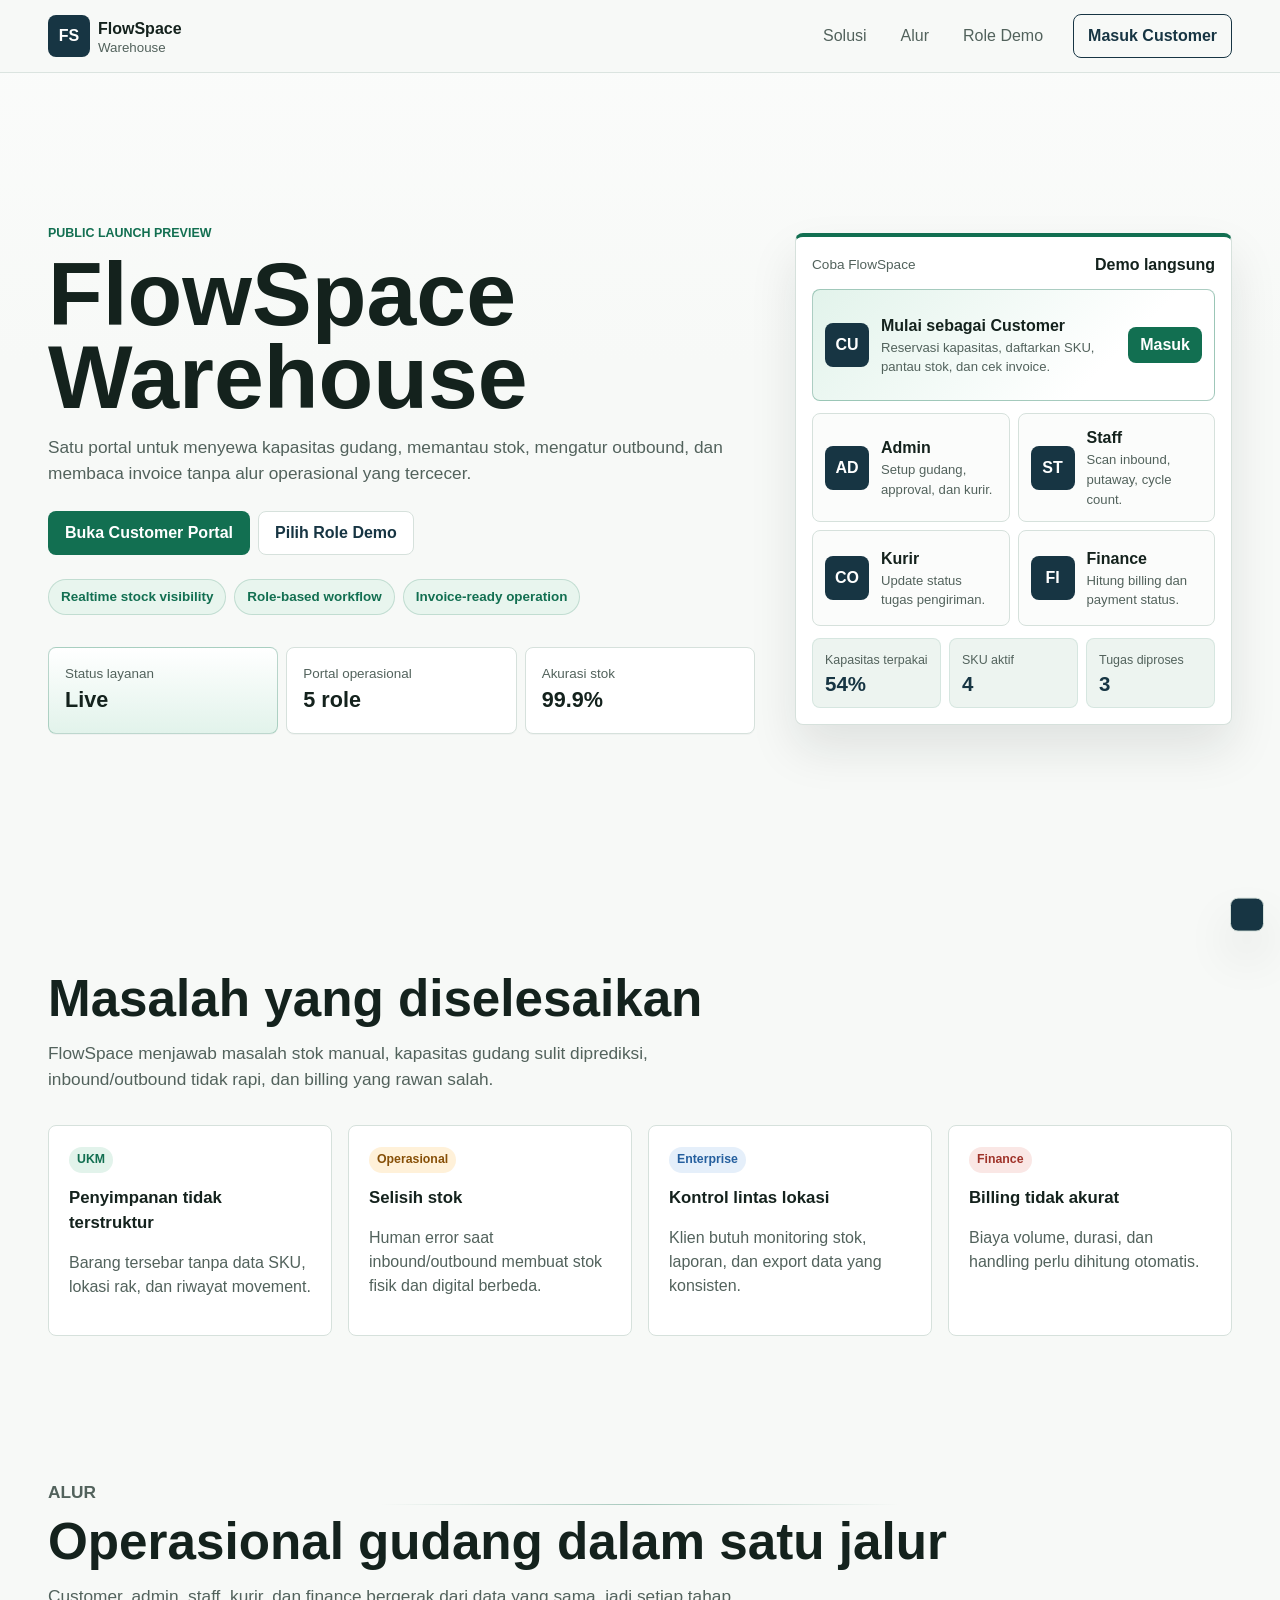
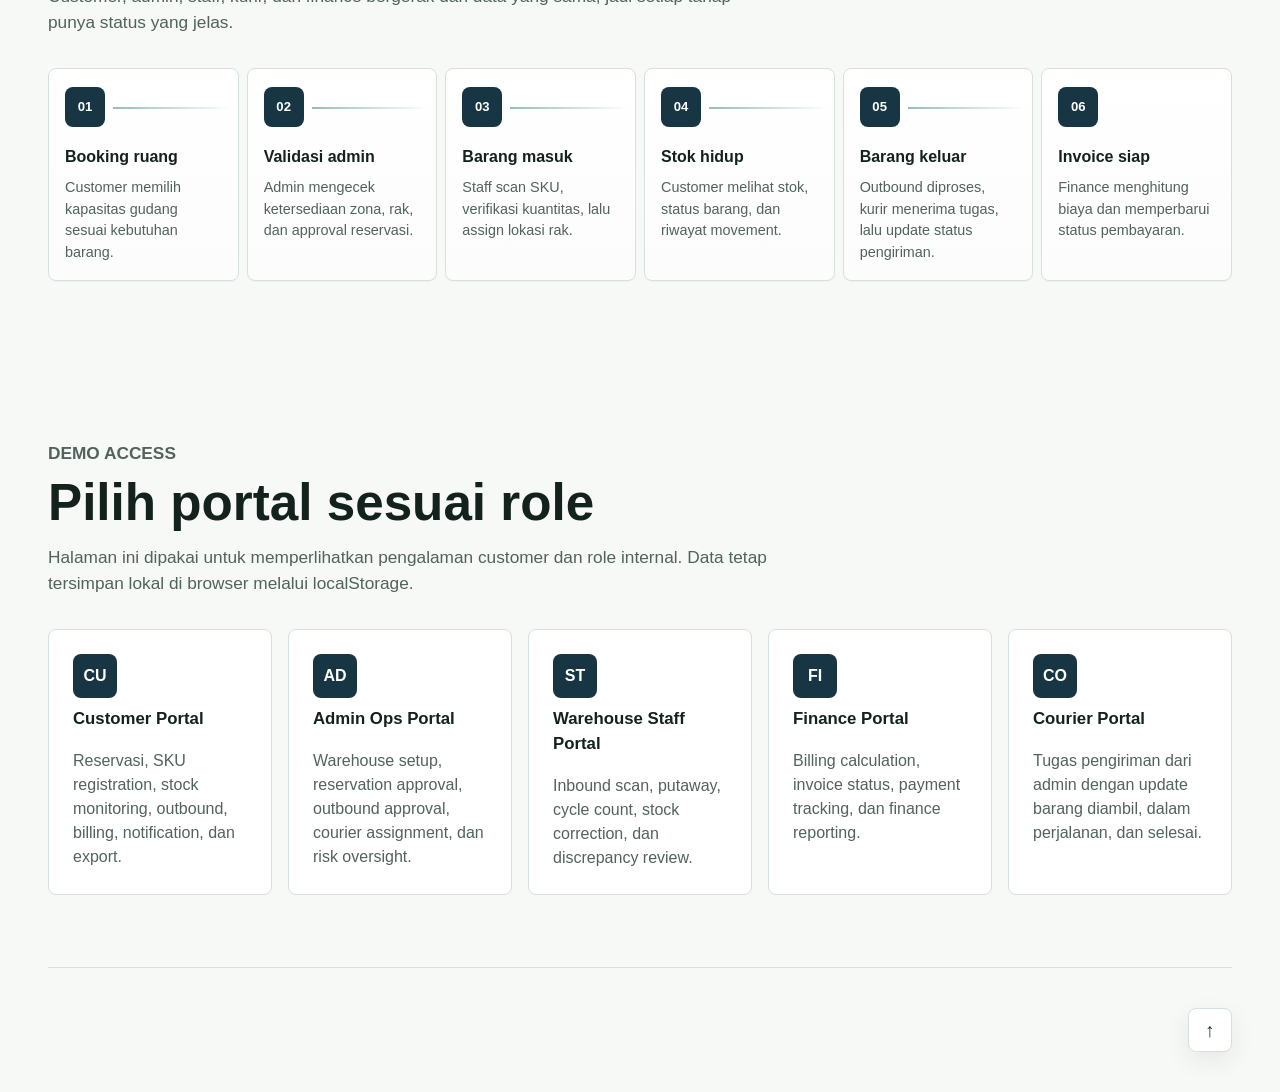
<file: index.html>
<!doctype html>
<html lang="id">
  <head>
    <meta charset="UTF-8" />
    <meta name="viewport" content="width=device-width, initial-scale=1.0" />
    <title>FlowSpace Warehouse Launch Portal</title>
    <link rel="stylesheet" href="styles.css" />
  </head>
  <body data-page="landing">
    <header class="site-header">
      <nav class="nav" aria-label="Navigasi utama">
        <a class="brand" href="index.html" aria-label="FlowSpace Warehouse">
          <span class="brand-mark">FS</span>
          <span>
            <strong>FlowSpace</strong>
            <small>Warehouse</small>
          </span>
        </a>
        <button class="nav-toggle" type="button" aria-expanded="false" aria-controls="navLinks">Menu</button>
        <div class="nav-links" id="navLinks">
          <a href="#solution">Solusi</a>
          <a href="#workflow">Alur</a>
          <a href="#roles">Role Demo</a>
        </div>
        <a class="nav-cta" href="customer.html">Masuk Customer</a>
      </nav>
    </header>

    <main>
      <section class="hero section" id="home">
        <div class="hero-copy">
          <p class="eyebrow">Public launch preview</p>
          <h1>FlowSpace Warehouse</h1>
          <p class="hero-text">
            Satu portal untuk menyewa kapasitas gudang, memantau stok, mengatur outbound,
            dan membaca invoice tanpa alur operasional yang tercecer.
          </p>
          <div class="hero-actions">
            <a class="button button-primary" href="customer.html">Buka Customer Portal</a>
            <a class="button button-secondary" href="#roles">Pilih Role Demo</a>
          </div>
          <div class="trust-row" aria-label="Keunggulan FlowSpace">
            <span>Realtime stock visibility</span>
            <span>Role-based workflow</span>
            <span>Invoice-ready operation</span>
          </div>
          <dl class="hero-metrics" aria-label="Indikator proyek">
            <div><dt>Status layanan</dt><dd>Live</dd></div>
            <div><dt>Portal operasional</dt><dd>5 role</dd></div>
            <div><dt>Akurasi stok</dt><dd>99.9%</dd></div>
          </dl>
        </div>
        <aside class="launch-panel" aria-label="Pilih role FlowSpace">
          <div class="panel-top">
            <span>Coba FlowSpace</span>
            <strong>Demo langsung</strong>
          </div>
          <a class="launch-card launch-card-primary" href="customer.html">
            <span class="avatar">CU</span>
            <span>
              <b>Mulai sebagai Customer</b>
              <small>Reservasi kapasitas, daftarkan SKU, pantau stok, dan cek invoice.</small>
            </span>
            <i>Masuk</i>
          </a>
          <div class="launch-grid">
            <a class="launch-card" href="admin.html"><span class="avatar">AD</span><span><b>Admin</b><small>Setup gudang, approval, dan kurir.</small></span></a>
            <a class="launch-card" href="staff.html"><span class="avatar">ST</span><span><b>Staff</b><small>Scan inbound, putaway, cycle count.</small></span></a>
            <a class="launch-card" href="courier.html"><span class="avatar">CO</span><span><b>Kurir</b><small>Update status tugas pengiriman.</small></span></a>
            <a class="launch-card" href="finance.html"><span class="avatar">FI</span><span><b>Finance</b><small>Hitung billing dan payment status.</small></span></a>
          </div>
          <div class="launch-summary" aria-label="Ringkasan data prototype">
            <div><span>Kapasitas terpakai</span><b id="heroCapacity">0%</b></div>
            <div><span>SKU aktif</span><b id="heroSku">0</b></div>
            <div><span>Tugas diproses</span><b id="heroTasks">0</b></div>
          </div>
        </aside>
      </section>

      <section class="section" id="solution">
        <div class="section-heading">
          <h2>Masalah yang diselesaikan</h2>
          <p>
            FlowSpace menjawab masalah stok manual, kapasitas gudang sulit diprediksi,
            inbound/outbound tidak rapi, dan billing yang rawan salah.
          </p>
        </div>
        <div class="pain-grid">
          <article>
            <span class="tag">UKM</span>
            <h3>Penyimpanan tidak terstruktur</h3>
            <p>Barang tersebar tanpa data SKU, lokasi rak, dan riwayat movement.</p>
          </article>
          <article>
            <span class="tag amber">Operasional</span>
            <h3>Selisih stok</h3>
            <p>Human error saat inbound/outbound membuat stok fisik dan digital berbeda.</p>
          </article>
          <article>
            <span class="tag blue">Enterprise</span>
            <h3>Kontrol lintas lokasi</h3>
            <p>Klien butuh monitoring stok, laporan, dan export data yang konsisten.</p>
          </article>
          <article>
            <span class="tag red">Finance</span>
            <h3>Billing tidak akurat</h3>
            <p>Biaya volume, durasi, dan handling perlu dihitung otomatis.</p>
          </article>
        </div>
      </section>

      <section class="section journey-section" id="workflow">
        <div class="section-heading">
          <p class="eyebrow">Alur</p>
          <h2>Operasional gudang dalam satu jalur</h2>
          <p>
            Customer, admin, staff, kurir, dan finance bergerak dari data yang sama,
            jadi setiap tahap punya status yang jelas.
          </p>
        </div>
        <ol class="flow-steps">
          <li><b>Booking ruang</b><span>Customer memilih kapasitas gudang sesuai kebutuhan barang.</span></li>
          <li><b>Validasi admin</b><span>Admin mengecek ketersediaan zona, rak, dan approval reservasi.</span></li>
          <li><b>Barang masuk</b><span>Staff scan SKU, verifikasi kuantitas, lalu assign lokasi rak.</span></li>
          <li><b>Stok hidup</b><span>Customer melihat stok, status barang, dan riwayat movement.</span></li>
          <li><b>Barang keluar</b><span>Outbound diproses, kurir menerima tugas, lalu update status pengiriman.</span></li>
          <li><b>Invoice siap</b><span>Finance menghitung biaya dan memperbarui status pembayaran.</span></li>
        </ol>
      </section>

      <section class="section" id="roles">
        <div class="section-heading">
          <p class="eyebrow">Demo access</p>
          <h2>Pilih portal sesuai role</h2>
          <p>
            Halaman ini dipakai untuk memperlihatkan pengalaman customer dan role internal.
            Data tetap tersimpan lokal di browser melalui localStorage.
          </p>
        </div>
        <div class="role-card-grid">
          <a class="role-card" href="customer.html">
            <span class="avatar">CU</span>
            <h3>Customer Portal</h3>
            <p>Reservasi, SKU registration, stock monitoring, outbound, billing, notification, dan export.</p>
          </a>
          <a class="role-card" href="admin.html">
            <span class="avatar">AD</span>
            <h3>Admin Ops Portal</h3>
            <p>Warehouse setup, reservation approval, outbound approval, courier assignment, dan risk oversight.</p>
          </a>
          <a class="role-card" href="staff.html">
            <span class="avatar">ST</span>
            <h3>Warehouse Staff Portal</h3>
            <p>Inbound scan, putaway, cycle count, stock correction, dan discrepancy review.</p>
          </a>
          <a class="role-card" href="finance.html">
            <span class="avatar">FI</span>
            <h3>Finance Portal</h3>
            <p>Billing calculation, invoice status, payment tracking, dan finance reporting.</p>
          </a>
          <a class="role-card" href="courier.html">
            <span class="avatar">CO</span>
            <h3>Courier Portal</h3>
            <p>Tugas pengiriman dari admin dengan update barang diambil, dalam perjalanan, dan selesai.</p>
          </a>
        </div>
      </section>
    </main>

    <div class="toast" id="toast" role="status" aria-live="polite"></div>

    <footer class="site-footer">
      <a class="up-button" href="#home" aria-label="Kembali ke atas">↑</a>
    </footer>

    <script src="script.js"></script>
  </body>
</html>
</file>
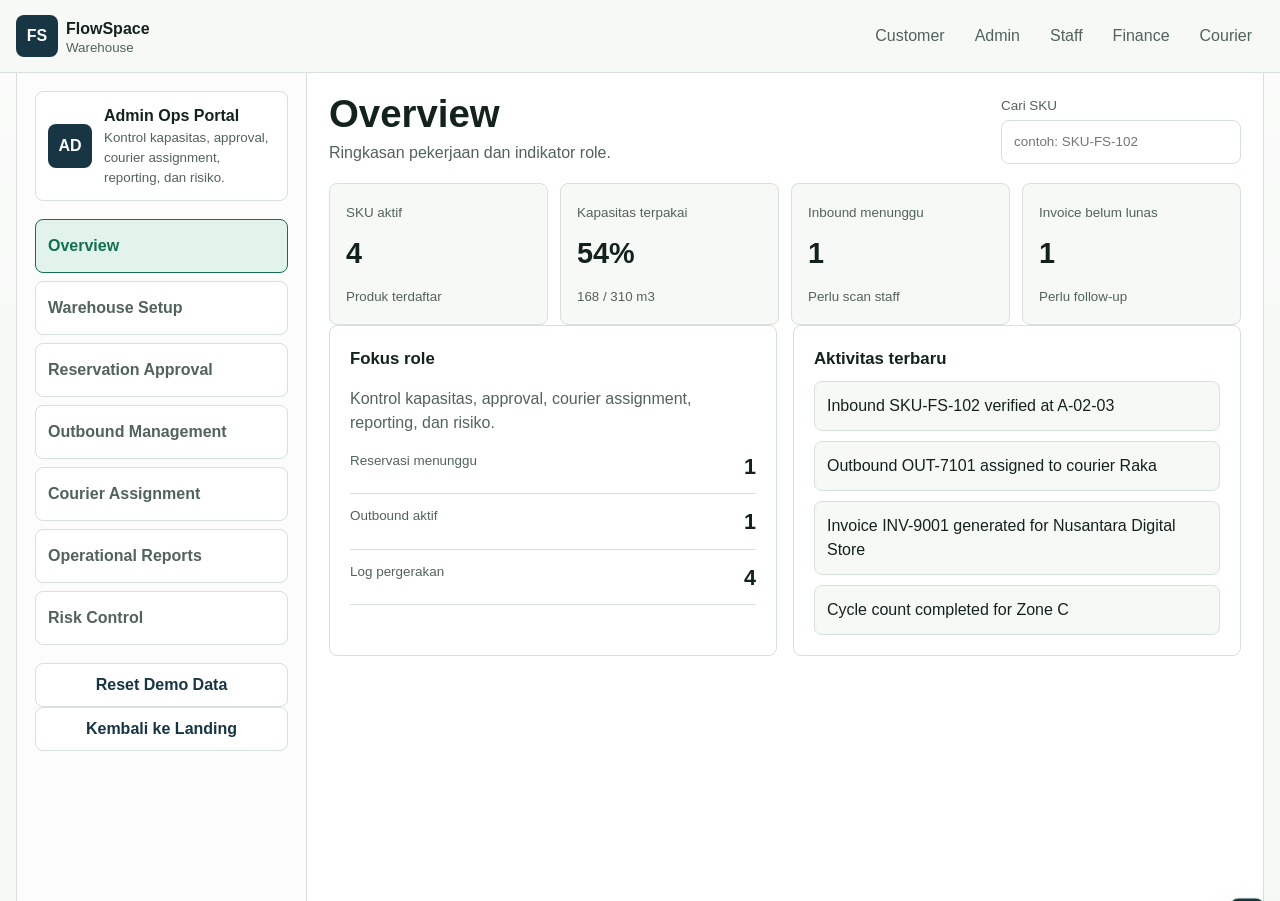
<file: admin.html>
<!doctype html>
<html lang="id">
  <head>
    <meta charset="UTF-8" />
    <meta name="viewport" content="width=device-width, initial-scale=1.0" />
    <title>Admin Ops Portal | FlowSpace</title>
    <link rel="stylesheet" href="styles.css" />
  </head>
  <body data-page="portal" data-role="admin">
    <div id="portalRoot"></div>
    <div class="toast" id="toast" role="status" aria-live="polite"></div>
    <script src="script.js"></script>
  </body>
</html>
</file>
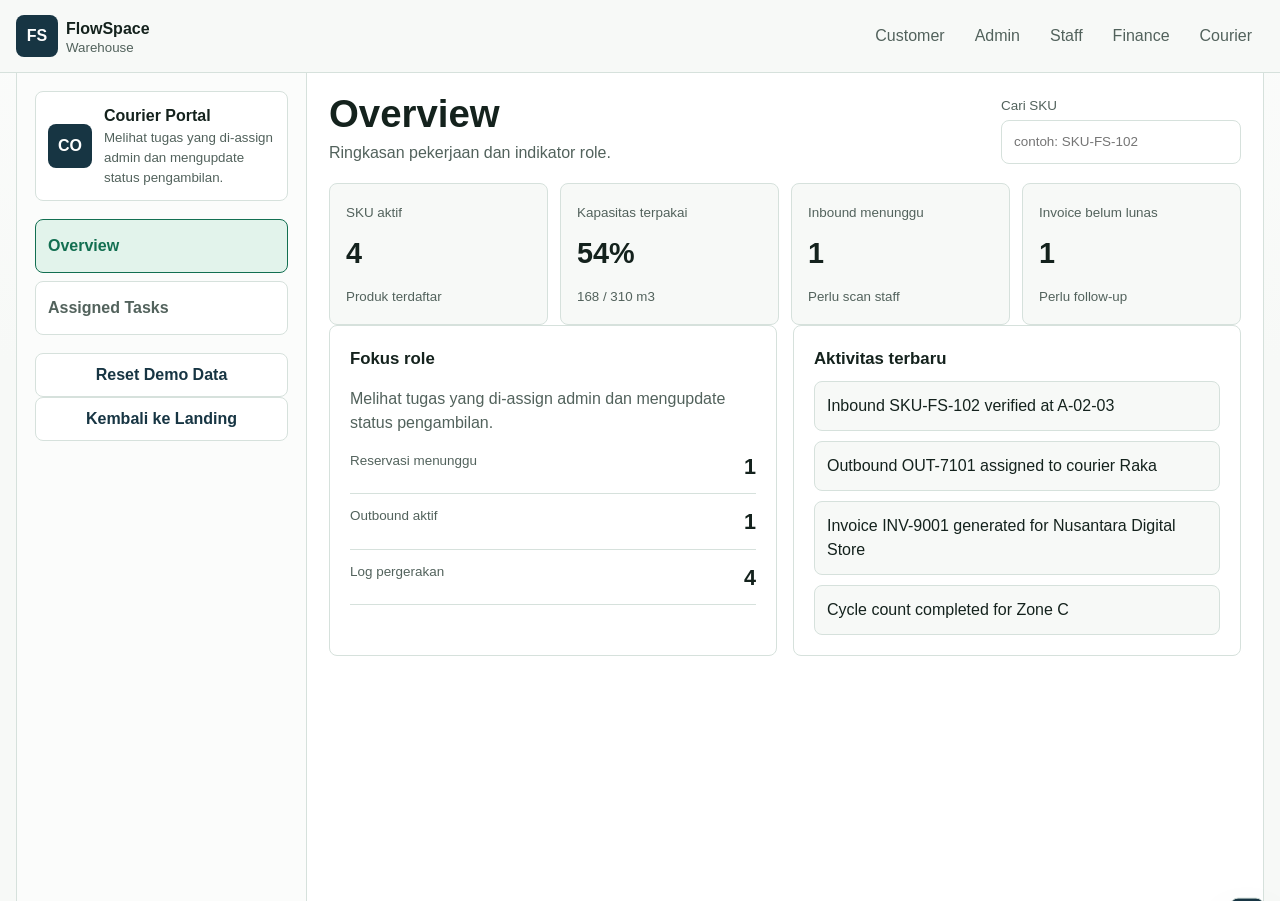
<file: courier.html>
<!doctype html>
<html lang="id">
  <head>
    <meta charset="UTF-8" />
    <meta name="viewport" content="width=device-width, initial-scale=1.0" />
    <title>Courier Portal | FlowSpace</title>
    <link rel="stylesheet" href="styles.css" />
  </head>
  <body data-page="portal" data-role="courier">
    <div id="portalRoot"></div>
    <div class="toast" id="toast" role="status" aria-live="polite"></div>
    <script src="script.js"></script>
  </body>
</html>
</file>
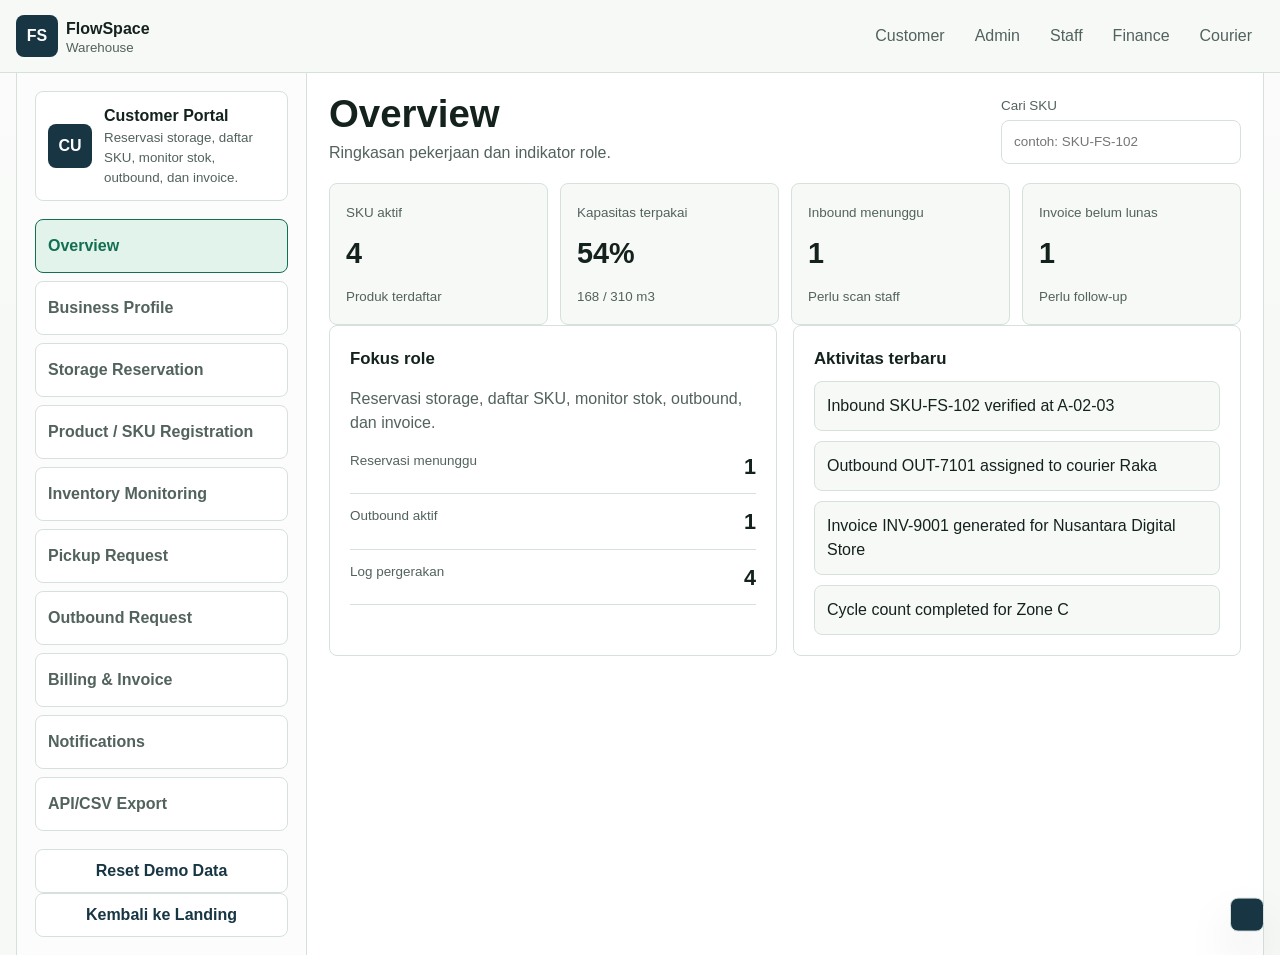
<file: customer.html>
<!doctype html>
<html lang="id">
  <head>
    <meta charset="UTF-8" />
    <meta name="viewport" content="width=device-width, initial-scale=1.0" />
    <title>Customer Portal | FlowSpace</title>
    <link rel="stylesheet" href="styles.css" />
  </head>
  <body data-page="portal" data-role="customer">
    <div id="portalRoot"></div>
    <div class="toast" id="toast" role="status" aria-live="polite"></div>
    <script src="script.js"></script>
  </body>
</html>
</file>
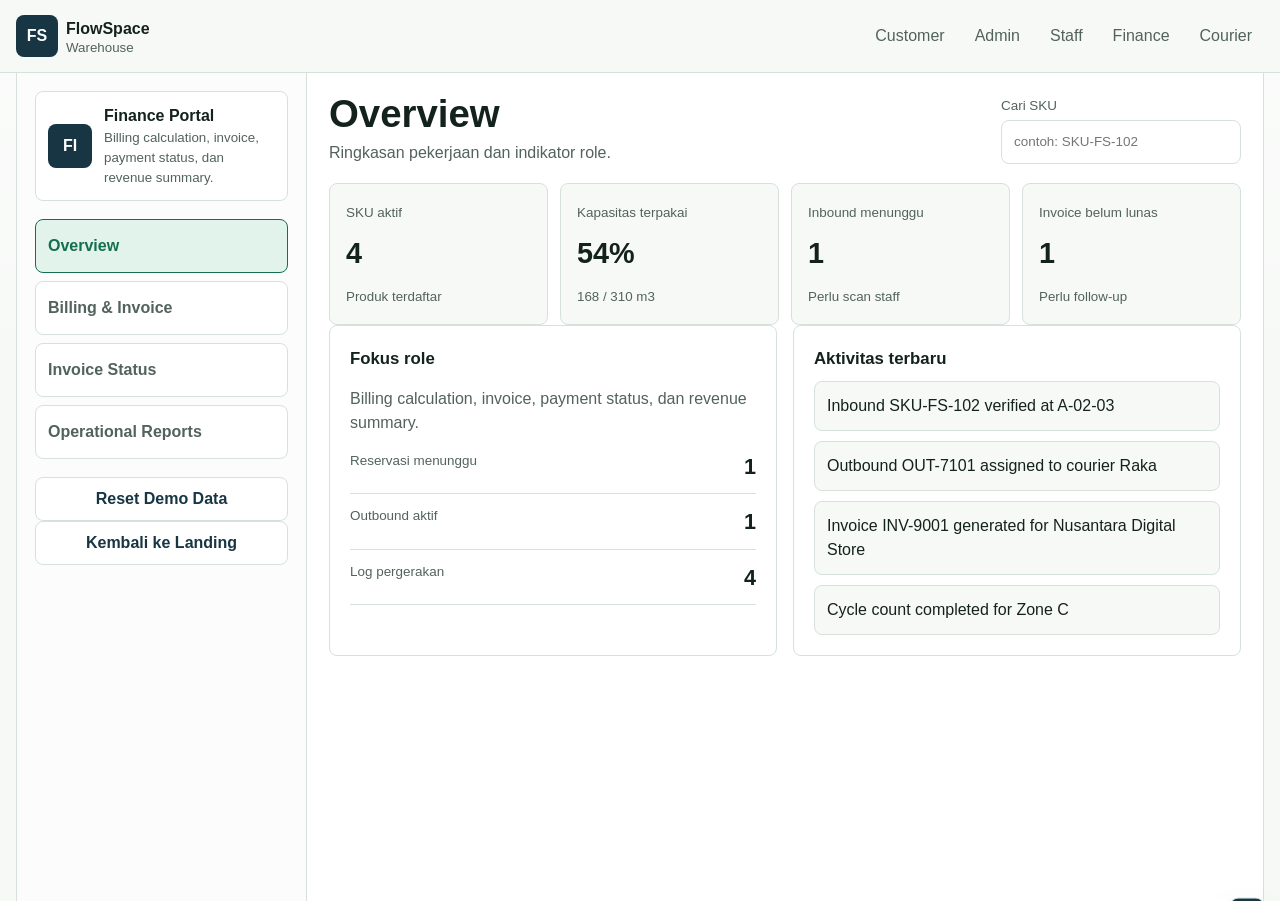
<file: finance.html>
<!doctype html>
<html lang="id">
  <head>
    <meta charset="UTF-8" />
    <meta name="viewport" content="width=device-width, initial-scale=1.0" />
    <title>Finance Portal | FlowSpace</title>
    <link rel="stylesheet" href="styles.css" />
  </head>
  <body data-page="portal" data-role="finance">
    <div id="portalRoot"></div>
    <div class="toast" id="toast" role="status" aria-live="polite"></div>
    <script src="script.js"></script>
  </body>
</html>
</file>
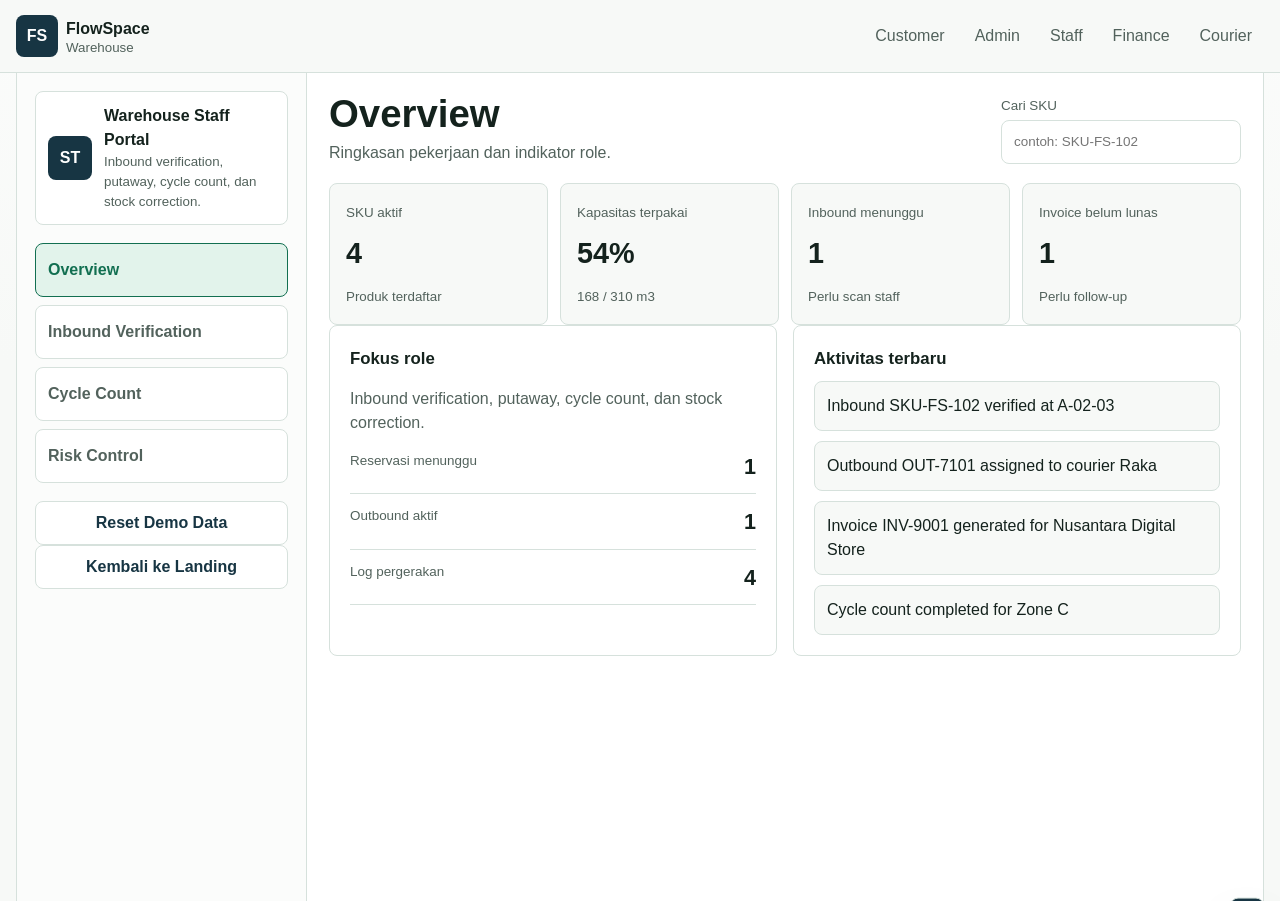
<file: staff.html>
<!doctype html>
<html lang="id">
  <head>
    <meta charset="UTF-8" />
    <meta name="viewport" content="width=device-width, initial-scale=1.0" />
    <title>Warehouse Staff Portal | FlowSpace</title>
    <link rel="stylesheet" href="styles.css" />
  </head>
  <body data-page="portal" data-role="staff">
    <div id="portalRoot"></div>
    <div class="toast" id="toast" role="status" aria-live="polite"></div>
    <script src="script.js"></script>
  </body>
</html>
</file>
<file: styles.css>
:root {
  color-scheme: light;
  --bg: #f7f9f7;
  --surface: #ffffff;
  --surface-2: #edf4f0;
  --surface-3: #fbfcfb;
  --text: #14221d;
  --muted: #52625c;
  --line: #d6e1dc;
  --navy: #173543;
  --green: #126f51;
  --green-soft: #e2f3eb;
  --blue: #255f9e;
  --blue-soft: #e5effa;
  --amber: #875008;
  --amber-soft: #fff1d9;
  --red: #9f332a;
  --red-soft: #fae7e5;
  --shadow: 0 24px 48px rgba(20, 34, 29, 0.1);
  --radius: 8px;
  --container: 1184px;
  --container-wide: 1280px;
}

* {
  box-sizing: border-box;
}

html {
  scroll-behavior: smooth;
}

body {
  margin: 0;
  background:
    linear-gradient(180deg, #fbfcfb 0, var(--bg) 360px);
  color: var(--text);
  font-family: Arial, Helvetica, sans-serif;
  line-height: 1.5;
}

a {
  color: inherit;
  text-decoration: none;
}

button,
input,
select {
  font: inherit;
}

button,
a,
input,
select {
  outline-offset: 3px;
}

a,
button,
.role-card,
.launch-card,
.metric-card,
.kpi-card {
  transition:
    transform 220ms cubic-bezier(0.2, 0.8, 0.2, 1),
    border-color 220ms ease,
    background-color 220ms ease,
    box-shadow 220ms ease;
}

button:focus-visible,
a:focus-visible,
input:focus-visible,
select:focus-visible {
  outline: 3px solid rgba(40, 105, 177, 0.45);
}

.site-header {
  position: sticky;
  top: 0;
  z-index: 20;
  border-bottom: 1px solid rgba(216, 226, 221, 0.9);
  background: rgba(247, 249, 247, 0.94);
  backdrop-filter: blur(18px);
}

.nav {
  width: min(var(--container), calc(100% - 32px));
  min-height: 72px;
  margin: 0 auto;
  display: flex;
  align-items: center;
  gap: 16px;
}

.brand {
  display: flex;
  align-items: center;
  gap: 8px;
  min-width: 190px;
}

.brand-mark {
  display: inline-grid;
  width: 42px;
  height: 42px;
  place-items: center;
  border-radius: 8px;
  background: var(--navy);
  color: #fff;
  font-weight: 800;
}

.brand small {
  display: block;
  color: var(--muted);
  line-height: 1.1;
}

.nav-links {
  display: flex;
  align-items: center;
  gap: 6px;
  margin-left: auto;
}

.nav-links a,
.nav-cta,
.nav-toggle {
  min-height: 44px;
  display: inline-flex;
  align-items: center;
  justify-content: center;
  border-radius: 8px;
  padding: 0 14px;
  color: var(--muted);
}

.nav-links a:hover {
  background: var(--surface-2);
  color: var(--text);
}

.nav-cta {
  border: 1px solid var(--navy);
  color: var(--navy);
  font-weight: 700;
}

.nav-toggle {
  display: none;
  border: 1px solid var(--line);
  background: var(--surface);
}

.section {
  width: min(var(--container), calc(100% - 32px));
  margin: 0 auto;
  padding: 72px 0;
}

.hero {
  min-height: calc(100vh - 72px);
  display: grid;
  grid-template-columns: minmax(0, 1.618fr) minmax(320px, 1fr);
  align-items: center;
  gap: 40px;
  padding-top: 40px;
  padding-bottom: 56px;
}

.hero-copy {
  max-width: 768px;
}

.eyebrow {
  margin: 0 0 10px;
  color: var(--green);
  font-size: 0.78rem;
  font-weight: 800;
  letter-spacing: 0;
  text-transform: uppercase;
}

h1,
h2,
h3,
p {
  overflow-wrap: anywhere;
}

h1 {
  margin: 0;
  max-width: 780px;
  font-size: clamp(3rem, 7vw, 6.8rem);
  line-height: 0.92;
  letter-spacing: 0;
}

h2 {
  margin: 0;
  font-size: clamp(2rem, 4vw, 3.6rem);
  line-height: 1;
  letter-spacing: 0;
}

h3 {
  margin: 0 0 10px;
  font-size: 1.05rem;
}

.hero-text,
.section-heading p {
  max-width: 720px;
  color: var(--muted);
  font-size: 1.08rem;
}

.hero-actions {
  display: flex;
  flex-wrap: wrap;
  gap: 8px;
  margin: 24px 0;
}

.trust-row {
  display: flex;
  flex-wrap: wrap;
  gap: 8px;
  margin: 0 0 32px;
}

.trust-row span {
  min-height: 36px;
  display: inline-flex;
  align-items: center;
  border: 1px solid rgba(18, 111, 81, 0.18);
  border-radius: 999px;
  background: rgba(226, 243, 235, 0.72);
  color: var(--green);
  font-size: 0.84rem;
  font-weight: 800;
  padding: 0 12px;
}

.button {
  min-height: 44px;
  border: 1px solid transparent;
  border-radius: 8px;
  padding: 0 16px;
  display: inline-flex;
  align-items: center;
  justify-content: center;
  gap: 8px;
  cursor: pointer;
  font-weight: 800;
}

.button:hover,
.nav-cta:hover,
.up-button:hover {
  transform: translateY(-2px);
}

.button-primary {
  background: var(--green);
  color: #fff;
}

.button-secondary {
  border-color: var(--line);
  background: var(--surface);
  color: var(--navy);
}

.full-width {
  width: 100%;
}

.hero-metrics {
  display: grid;
  grid-template-columns: repeat(3, minmax(0, 1fr));
  gap: 8px;
  margin: 32px 0 0;
}

.hero-metrics div,
.metric-card,
.pain-grid article,
.business-card,
.card,
.form-card {
  border: 1px solid var(--line);
  border-radius: var(--radius);
  background: var(--surface);
}

.hero-metrics div {
  padding: 16px;
  box-shadow: 0 1px 0 rgba(20, 34, 29, 0.03);
}

.hero-metrics div:first-child {
  border-color: rgba(18, 111, 81, 0.28);
  background: linear-gradient(180deg, #ffffff, var(--green-soft));
}

dt,
.metric-card span,
.kpi-card span {
  color: var(--muted);
  font-size: 0.84rem;
}

dd {
  margin: 0;
  font-size: 1.35rem;
  font-weight: 800;
}

.hero-panel,
.launch-panel {
  border: 1px solid var(--line);
  border-top: 4px solid var(--green);
  border-radius: 8px;
  background: var(--surface);
  box-shadow: var(--shadow);
  padding: 16px;
}

.launch-panel {
  display: grid;
  gap: 12px;
}

.panel-top,
.zone-header,
.card-heading-row,
.app-topbar {
  display: flex;
  align-items: center;
  justify-content: space-between;
  gap: 16px;
}

.panel-top span,
.zone-header span {
  color: var(--muted);
  font-size: 0.85rem;
}

.metric-grid {
  display: grid;
  grid-template-columns: repeat(2, minmax(0, 1fr));
  gap: 8px;
  margin: 16px 0;
}

.metric-card {
  padding: 16px;
}

.metric-card strong {
  display: block;
  margin-top: 8px;
  font-size: 1.8rem;
}

.metric-card.success {
  background: var(--green-soft);
  border-color: #bce4ce;
}

.metric-card.warning {
  background: var(--amber-soft);
  border-color: #f1d39d;
}

.launch-grid {
  display: grid;
  grid-template-columns: repeat(2, minmax(0, 1fr));
  gap: 8px;
}

.launch-card {
  min-height: 96px;
  display: grid;
  grid-template-columns: 44px minmax(0, 1fr);
  align-items: center;
  gap: 12px;
  border: 1px solid var(--line);
  border-radius: 8px;
  background: var(--surface-3);
  padding: 12px;
}

.launch-card:hover,
.launch-card:focus-visible {
  border-color: var(--green);
  background: var(--green-soft);
  transform: translateY(-3px);
}

.launch-card b,
.launch-card small {
  display: block;
}

.launch-card small {
  color: var(--muted);
  font-size: 0.82rem;
}

.launch-card-primary {
  min-height: 112px;
  grid-template-columns: 44px minmax(0, 1fr) auto;
  border-color: rgba(18, 111, 81, 0.35);
  background: linear-gradient(135deg, var(--green-soft), #ffffff 72%);
}

.launch-card-primary i {
  min-height: 36px;
  display: inline-flex;
  align-items: center;
  border-radius: 8px;
  background: var(--green);
  color: #fff;
  font-style: normal;
  font-weight: 800;
  padding: 0 12px;
}

.launch-summary {
  display: grid;
  grid-template-columns: repeat(3, minmax(0, 1fr));
  gap: 8px;
}

.launch-summary div {
  border-radius: 8px;
  border: 1px solid rgba(18, 111, 81, 0.1);
  background: var(--surface-2);
  padding: 12px;
}

.launch-summary span,
.launch-summary b {
  display: block;
}

.launch-summary span {
  color: var(--muted);
  font-size: 0.78rem;
}

.launch-summary b {
  margin-top: 4px;
  color: var(--navy);
  font-size: 1.28rem;
  line-height: 1;
}

.mini-table {
  display: grid;
  gap: 8px;
}

.mini-table div {
  display: flex;
  justify-content: space-between;
  gap: 16px;
  border-radius: 8px;
  background: var(--surface-2);
  padding: 12px;
}

.mini-table b {
  color: var(--green);
}

.section-heading {
  margin-bottom: 32px;
}

.pain-grid,
.business-grid,
.dashboard-preview,
.split-grid,
.risk-layout {
  display: grid;
  grid-template-columns: repeat(2, minmax(0, 1fr));
  gap: 16px;
}

.pain-grid {
  grid-template-columns: repeat(4, minmax(0, 1fr));
}

.pain-grid article {
  padding: 20px;
  min-height: 192px;
}

.pain-grid p,
.business-card p,
.card p,
.form-help {
  color: var(--muted);
}

.tag,
.status {
  display: inline-flex;
  align-items: center;
  min-height: 26px;
  border-radius: 999px;
  padding: 0 8px;
  margin-bottom: 12px;
  background: var(--green-soft);
  color: var(--green);
  font-size: 0.77rem;
  font-weight: 800;
}

.tag.blue,
.status.blue {
  background: var(--blue-soft);
  color: var(--blue);
}

.tag.amber,
.status.amber {
  background: var(--amber-soft);
  color: var(--amber);
}

.tag.red,
.status.red {
  background: var(--red-soft);
  color: var(--red);
}

.zone-map,
.activity-card {
  border: 1px solid var(--line);
  border-radius: var(--radius);
  background: var(--surface);
  padding: 20px;
}

.zone-list {
  display: grid;
  gap: 14px;
  margin-top: 18px;
}

.zone-row {
  display: grid;
  grid-template-columns: 120px 1fr 80px;
  align-items: center;
  gap: 12px;
}

.progress {
  height: 12px;
  overflow: hidden;
  border-radius: 999px;
  background: var(--surface-2);
}

.progress i {
  display: block;
  width: var(--value);
  height: 100%;
  border-radius: inherit;
  background: var(--green);
}

.progress.warning i {
  background: var(--amber);
}

.progress.danger i {
  background: var(--red);
}

.activity-list,
.notification-list,
.task-list,
.check-list {
  display: grid;
  gap: 10px;
  padding: 0;
  margin: 0;
  list-style: none;
}

.activity-list li,
.notification-list li,
.task-list li,
.check-list li {
  border: 1px solid var(--line);
  border-radius: 8px;
  background: var(--bg);
  padding: 12px;
}

.journey-section {
  position: relative;
}

.journey-section::before {
  content: "";
  position: absolute;
  inset: 96px auto auto 50%;
  width: min(520px, 42vw);
  height: 1px;
  transform: translateX(-50%);
  background: linear-gradient(90deg, transparent, rgba(18, 111, 81, 0.35), transparent);
}

.flow-steps {
  display: grid;
  grid-template-columns: repeat(6, minmax(0, 1fr));
  gap: 8px;
  padding: 0;
  list-style: none;
  counter-reset: flow;
}

.flow-steps li {
  position: relative;
  border: 1px solid var(--line);
  border-radius: 8px;
  background:
    linear-gradient(180deg, #ffffff, var(--surface-3));
  padding: 18px 16px 16px;
  min-height: 208px;
  box-shadow: 0 1px 0 rgba(20, 34, 29, 0.03);
}

.flow-steps li:hover {
  border-color: rgba(18, 111, 81, 0.32);
  box-shadow: var(--shadow);
  transform: translateY(-4px);
}

.flow-steps li::before {
  counter-increment: flow;
  content: "0" counter(flow);
  display: grid;
  width: 40px;
  height: 40px;
  place-items: center;
  margin-bottom: 18px;
  border-radius: 8px;
  background: var(--navy);
  color: #fff;
  font-weight: 800;
  font-size: 0.82rem;
}

.flow-steps li::after {
  content: "";
  position: absolute;
  top: 38px;
  left: 64px;
  width: calc(100% - 72px);
  height: 2px;
  background: linear-gradient(90deg, rgba(18, 111, 81, 0.45), transparent);
}

.flow-steps li:last-child::after {
  display: none;
}

.flow-steps b,
.flow-steps span {
  display: block;
}

.flow-steps span {
  margin-top: 8px;
  color: var(--muted);
  font-size: 0.9rem;
}

.business-card,
.card,
.form-card {
  padding: 20px;
}

.business-card ul {
  padding-left: 18px;
  color: var(--muted);
}

.bar-row {
  display: grid;
  grid-template-columns: 70px 1fr;
  align-items: center;
  gap: 12px;
  margin: 14px 0;
}

.bar-row b {
  display: block;
  position: relative;
  min-height: 34px;
  border-radius: 8px;
  background: var(--surface-2);
  padding: 6px 10px;
  overflow: hidden;
}

.bar-row b::before {
  content: "";
  position: absolute;
  inset: 0 auto 0 0;
  width: var(--bar);
  background: rgba(22, 132, 95, 0.2);
}

.compact-dl {
  display: grid;
  gap: 12px;
  margin: 0;
}

.compact-dl div {
  display: flex;
  justify-content: space-between;
  gap: 12px;
  border-bottom: 1px solid var(--line);
  padding-bottom: 10px;
}

.prototype-shell {
  width: min(var(--container-wide), calc(100% - 32px));
}

.role-switcher {
  display: flex;
  flex-wrap: wrap;
  gap: 8px;
  margin-bottom: 14px;
}

.role-button,
.menu-item {
  min-height: 44px;
  border: 1px solid var(--line);
  border-radius: 8px;
  background: var(--surface);
  color: var(--muted);
  cursor: pointer;
  font-weight: 700;
}

.role-button {
  padding: 0 14px;
}

.role-button.active,
.menu-item.active {
  border-color: var(--green);
  background: var(--green-soft);
  color: var(--green);
}

.app-layout {
  display: grid;
  grid-template-columns: 288px minmax(0, 1fr);
  min-height: 720px;
  overflow: hidden;
  border: 1px solid var(--line);
  border-radius: 8px;
  background: var(--surface);
  box-shadow: var(--shadow);
}

.app-sidebar {
  border-right: 1px solid var(--line);
  background: var(--surface-3);
  padding: 18px;
}

.sidebar-toggle {
  display: none;
}

.profile-card {
  display: flex;
  align-items: center;
  gap: 12px;
  border: 1px solid var(--line);
  border-radius: 8px;
  padding: 12px;
  background: var(--surface);
}

.avatar {
  display: grid;
  width: 44px;
  height: 44px;
  flex: 0 0 auto;
  place-items: center;
  border-radius: 8px;
  background: var(--navy);
  color: #fff;
  font-weight: 800;
}

.profile-card small {
  display: block;
  color: var(--muted);
}

.app-menu {
  display: grid;
  gap: 8px;
  margin: 18px 0;
}

.menu-item {
  width: 100%;
  justify-content: flex-start;
  padding: 0 12px;
  text-align: left;
}

.menu-item {
  min-height: 54px;
  display: grid;
  align-content: center;
  gap: 2px;
}

.view-subtitle {
  margin: 8px 0 0;
  max-width: 720px;
  color: var(--muted);
}

.app-main {
  min-width: 0;
  padding: 22px;
}

.app-topbar {
  margin-bottom: 18px;
}

.app-topbar h2 {
  font-size: 2rem;
}

.search-box {
  display: grid;
  gap: 4px;
  min-width: 240px;
  color: var(--muted);
  font-size: 0.84rem;
}

input,
select {
  width: 100%;
  min-height: 44px;
  border: 1px solid var(--line);
  border-radius: 8px;
  background: var(--surface);
  color: var(--text);
  padding: 0 12px;
}

.view {
  display: none;
}

.view.active {
  display: grid;
  gap: 16px;
}

.kpi-grid {
  display: grid;
  grid-template-columns: repeat(4, minmax(0, 1fr));
  gap: 12px;
}

.kpi-card {
  border: 1px solid var(--line);
  border-radius: 8px;
  background: var(--bg);
  padding: 16px;
}

.kpi-card strong {
  display: block;
  margin: 8px 0;
  font-size: 1.8rem;
}

.kpi-card small {
  color: var(--muted);
}

.table-wrap {
  overflow-x: auto;
}

table {
  width: 100%;
  border-collapse: collapse;
  min-width: 560px;
}

th,
td {
  border-bottom: 1px solid var(--line);
  padding: 12px 10px;
  text-align: left;
  vertical-align: top;
}

th {
  color: var(--muted);
  font-size: 0.82rem;
}

.form-grid {
  display: grid;
  grid-template-columns: repeat(2, minmax(0, 1fr));
  gap: 14px;
}

.form-grid label {
  display: grid;
  gap: 6px;
  color: var(--muted);
  font-size: 0.9rem;
  font-weight: 700;
}

.form-grid button {
  align-self: end;
}

.label-grid {
  display: grid;
  grid-template-columns: repeat(3, minmax(0, 1fr));
  gap: 12px;
}

.sku-label {
  border: 1px dashed var(--navy);
  border-radius: 8px;
  padding: 14px;
  background: var(--bg);
}

.qr-box {
  display: grid;
  width: 72px;
  height: 72px;
  place-items: center;
  margin-bottom: 10px;
  background:
    linear-gradient(90deg, #17211d 50%, transparent 50%) 0 0 / 18px 18px,
    linear-gradient(#17211d 50%, transparent 50%) 0 0 / 18px 18px,
    #fff;
  border: 4px solid #fff;
  box-shadow: inset 0 0 0 1px var(--line);
}

.report-grid {
  display: grid;
  grid-template-columns: 0.8fr 1.2fr;
  gap: 16px;
}

.code-block {
  max-height: 360px;
  overflow: auto;
  border-radius: 8px;
  background: #101a17;
  color: #e6f3ed;
  padding: 16px;
  font-size: 0.86rem;
}

.toast {
  position: fixed;
  right: 16px;
  bottom: 16px;
  z-index: 30;
  max-width: min(420px, calc(100% - 32px));
  transform: translateY(140%);
  border: 1px solid var(--line);
  border-radius: 8px;
  background: var(--navy);
  color: #fff;
  box-shadow: var(--shadow);
  padding: 16px;
  transition: transform 180ms ease;
}

.toast.show {
  transform: translateY(0);
}

.site-footer {
  width: min(var(--container), calc(100% - 32px));
  margin: 0 auto;
  padding: 40px 0;
  display: flex;
  justify-content: flex-end;
  gap: 16px;
  border-top: 1px solid var(--line);
  color: var(--muted);
}

.site-footer a,
.up-button {
  color: var(--navy);
  font-weight: 800;
}

.up-button {
  width: 44px;
  height: 44px;
  display: inline-grid;
  place-items: center;
  border: 1px solid var(--line);
  border-radius: 8px;
  background: var(--surface);
  box-shadow: 0 8px 24px rgba(20, 34, 29, 0.08);
  font-size: 1.2rem;
  line-height: 1;
}

.motion-item {
  opacity: 0;
  transform: translateY(22px) scale(0.985);
  transition:
    opacity 560ms ease,
    transform 680ms cubic-bezier(0.16, 1, 0.3, 1),
    border-color 220ms ease,
    background-color 220ms ease,
    box-shadow 220ms ease;
  transition-delay: var(--motion-delay, 0ms);
  will-change: transform, opacity;
}

.motion-item.in-view {
  opacity: 1;
  transform: translateY(0) scale(1);
  will-change: auto;
}

.role-card.motion-item.in-view:hover,
.flow-steps li.motion-item.in-view:hover {
  transform: translateY(-4px) scale(1);
}

.role-card-grid {
  display: grid;
  grid-template-columns: repeat(5, minmax(0, 1fr));
  gap: 16px;
}

.role-card {
  min-height: 232px;
  border: 1px solid var(--line);
  border-radius: 8px;
  background: var(--surface);
  padding: 24px;
  display: flex;
  flex-direction: column;
  gap: 8px;
}

.role-card:hover {
  border-color: var(--green);
  box-shadow: var(--shadow);
}

.role-card p {
  margin: 0;
  color: var(--muted);
}

.portal-header {
  position: sticky;
  top: 0;
  z-index: 20;
  border-bottom: 1px solid var(--line);
  background: rgba(247, 249, 247, 0.95);
  backdrop-filter: blur(18px);
}

.portal-nav {
  width: min(var(--container-wide), calc(100% - 32px));
  min-height: 72px;
  margin: 0 auto;
  display: flex;
  align-items: center;
  gap: 16px;
}

.portal-links {
  margin-left: auto;
  display: flex;
  align-items: center;
  gap: 6px;
}

.portal-links a {
  min-height: 44px;
  display: inline-flex;
  align-items: center;
  border-radius: 8px;
  padding: 0 12px;
  color: var(--muted);
}

.portal-links a:hover {
  background: var(--surface-2);
  color: var(--text);
}

.portal-layout {
  width: min(var(--container-wide), calc(100% - 32px));
  min-height: calc(100vh - 72px);
  margin: 0 auto;
  display: grid;
  grid-template-columns: 290px minmax(0, 1fr);
  gap: 0;
  border-left: 1px solid var(--line);
  border-right: 1px solid var(--line);
  background: var(--surface);
}

.portal-layout .app-sidebar {
  min-height: calc(100vh - 72px);
}

.portal-layout .app-main {
  background: var(--surface);
}

.app-topbar h1 {
  margin: 0;
  font-size: clamp(2rem, 3vw, 3rem);
  line-height: 1;
}

.action-row {
  display: flex;
  flex-wrap: wrap;
  gap: 8px;
  margin-top: 10px;
}

.risk-card {
  background: var(--red-soft);
  border-color: #efc3bd;
}

@media (max-width: 980px) {
  .nav {
    flex-wrap: wrap;
    padding: 12px 0;
  }

  .nav-toggle {
    display: inline-flex;
    margin-left: auto;
  }

  .nav-links,
  .nav-cta {
    display: none;
  }

  .nav-links.open {
    display: grid;
    width: 100%;
    order: 3;
    grid-template-columns: repeat(2, minmax(0, 1fr));
  }

  .hero,
  .dashboard-preview,
  .split-grid,
  .business-grid,
  .risk-layout,
  .app-layout,
  .report-grid,
  .portal-layout {
    grid-template-columns: 1fr;
  }

  .hero {
    min-height: auto;
  }

  .journey-section::before,
  .flow-steps li::after {
    display: none;
  }

  .pain-grid,
  .flow-steps,
  .kpi-grid,
  .role-card-grid {
    grid-template-columns: repeat(2, minmax(0, 1fr));
  }

  .app-sidebar {
    border-right: 0;
    border-bottom: 1px solid var(--line);
  }

  .portal-links {
    overflow-x: auto;
  }

  .app-menu {
    grid-template-columns: repeat(3, minmax(0, 1fr));
  }
}

@media (max-width: 640px) {
  .section {
    width: min(100% - 24px, var(--container));
    padding: 56px 0;
  }

  .hero-metrics,
  .pain-grid,
  .flow-steps,
  .kpi-grid,
  .form-grid,
  .label-grid,
  .role-card-grid {
    grid-template-columns: 1fr;
  }

  .portal-nav {
    align-items: flex-start;
    flex-direction: column;
    padding: 12px 0;
  }

  .portal-links {
    width: 100%;
  }

  .portal-layout {
    width: 100%;
    min-height: calc(100vh - 128px);
    min-height: calc(100dvh - 128px);
    display: grid;
    grid-template-columns: minmax(0, 1fr) 88px;
    align-items: start;
    border-left: 0;
    border-right: 0;
    background: var(--bg);
    transition: grid-template-columns 220ms cubic-bezier(0.2, 0.8, 0.2, 1);
  }

  .portal-layout.sidebar-collapsed {
    grid-template-columns: minmax(0, 1fr);
  }

  .hero-panel,
  .launch-panel,
  .app-main,
  .app-sidebar,
  .card,
  .form-card {
    padding: 14px;
  }

  .portal-layout .app-sidebar {
    position: sticky;
    top: 128px;
    z-index: 12;
    grid-column: 2;
    grid-row: 1;
    min-height: calc(100vh - 128px);
    min-height: calc(100dvh - 128px);
    max-height: calc(100vh - 128px);
    max-height: calc(100dvh - 128px);
    overflow-y: auto;
    overscroll-behavior: contain;
    display: grid;
    align-content: start;
    gap: 8px;
    border-left: 1px solid var(--line);
    border-right: 0;
    border-bottom: 0;
    background: rgba(251, 252, 251, 0.96);
    backdrop-filter: blur(14px);
    padding: 10px 8px;
  }

  .sidebar-toggle {
    min-height: 36px;
    width: 100%;
    display: inline-grid;
    place-items: center;
    border: 1px solid var(--line);
    border-radius: 8px;
    background: var(--navy);
    color: #fff;
    cursor: pointer;
    font-size: 1.2rem;
    font-weight: 900;
    line-height: 1;
  }

  .portal-layout .app-main {
    grid-column: 1;
    grid-row: 1;
    min-width: 0;
    padding: 14px 12px 32px;
    background: var(--surface);
  }

  .app-sidebar .profile-card {
    justify-content: center;
    padding: 8px;
  }

  .app-sidebar .profile-card .avatar {
    width: 48px;
    height: 48px;
  }

  .app-sidebar .profile-card div {
    display: none;
  }

  .portal-layout.sidebar-collapsed .app-sidebar {
    position: fixed;
    top: 136px;
    right: 8px;
    width: 44px;
    z-index: 25;
    overflow: visible;
    min-height: auto;
    max-height: none;
    border: 0;
    background: transparent;
    backdrop-filter: none;
    padding: 0;
  }

  .portal-layout.sidebar-collapsed .sidebar-toggle {
    width: 44px;
    min-height: 44px;
    box-shadow: 0 10px 26px rgba(20, 34, 29, 0.18);
  }

  .launch-grid,
  .launch-card-primary,
  .launch-summary {
    grid-template-columns: 1fr;
  }

  .app-topbar {
    align-items: stretch;
    flex-direction: column;
  }

  .search-box {
    min-width: 0;
  }

  .app-menu {
    grid-template-columns: 1fr;
    gap: 8px;
    margin: 0;
  }

  .menu-item {
    width: 100%;
    min-height: 62px;
    display: grid;
    place-items: center;
    align-content: center;
    gap: 3px;
    border-radius: 8px;
    padding: 6px 4px;
    text-align: center;
  }

  .menu-item span:last-child {
    width: 100%;
    display: -webkit-box;
    overflow: hidden;
    -webkit-box-orient: vertical;
    -webkit-line-clamp: 2;
    color: var(--text);
    font-size: 0.66rem;
    font-weight: 800;
    line-height: 1.05;
    overflow-wrap: normal;
  }

  .portal-layout.sidebar-collapsed .profile-card,
  .portal-layout.sidebar-collapsed .app-menu,
  .portal-layout.sidebar-collapsed .app-sidebar .button.full-width {
    display: none;
  }

  .menu-item.active {
    box-shadow: inset 4px 0 0 var(--green);
    transform: translateX(2px);
  }

  .app-sidebar .button.full-width {
    min-height: 48px;
    width: 100%;
    padding: 0 4px;
    font-size: 0.68rem;
    line-height: 1.05;
    text-align: center;
  }

  .verification-card .compact-dl div {
    display: grid;
    grid-template-columns: 1fr;
    gap: 4px;
  }

  .verification-card .compact-dl dd {
    max-width: 100%;
    min-width: 0;
    overflow-wrap: anywhere;
    word-break: break-word;
    font-size: 1rem;
    line-height: 1.25;
    text-align: left;
  }

  .zone-row {
    grid-template-columns: 1fr;
  }

  .site-footer {
    flex-direction: column;
  }
}

@media (prefers-reduced-motion: reduce) {
  *,
  *::before,
  *::after {
    scroll-behavior: auto !important;
    transition: none !important;
  }

  .motion-item {
    opacity: 1 !important;
    transform: none !important;
  }
}
</file>
